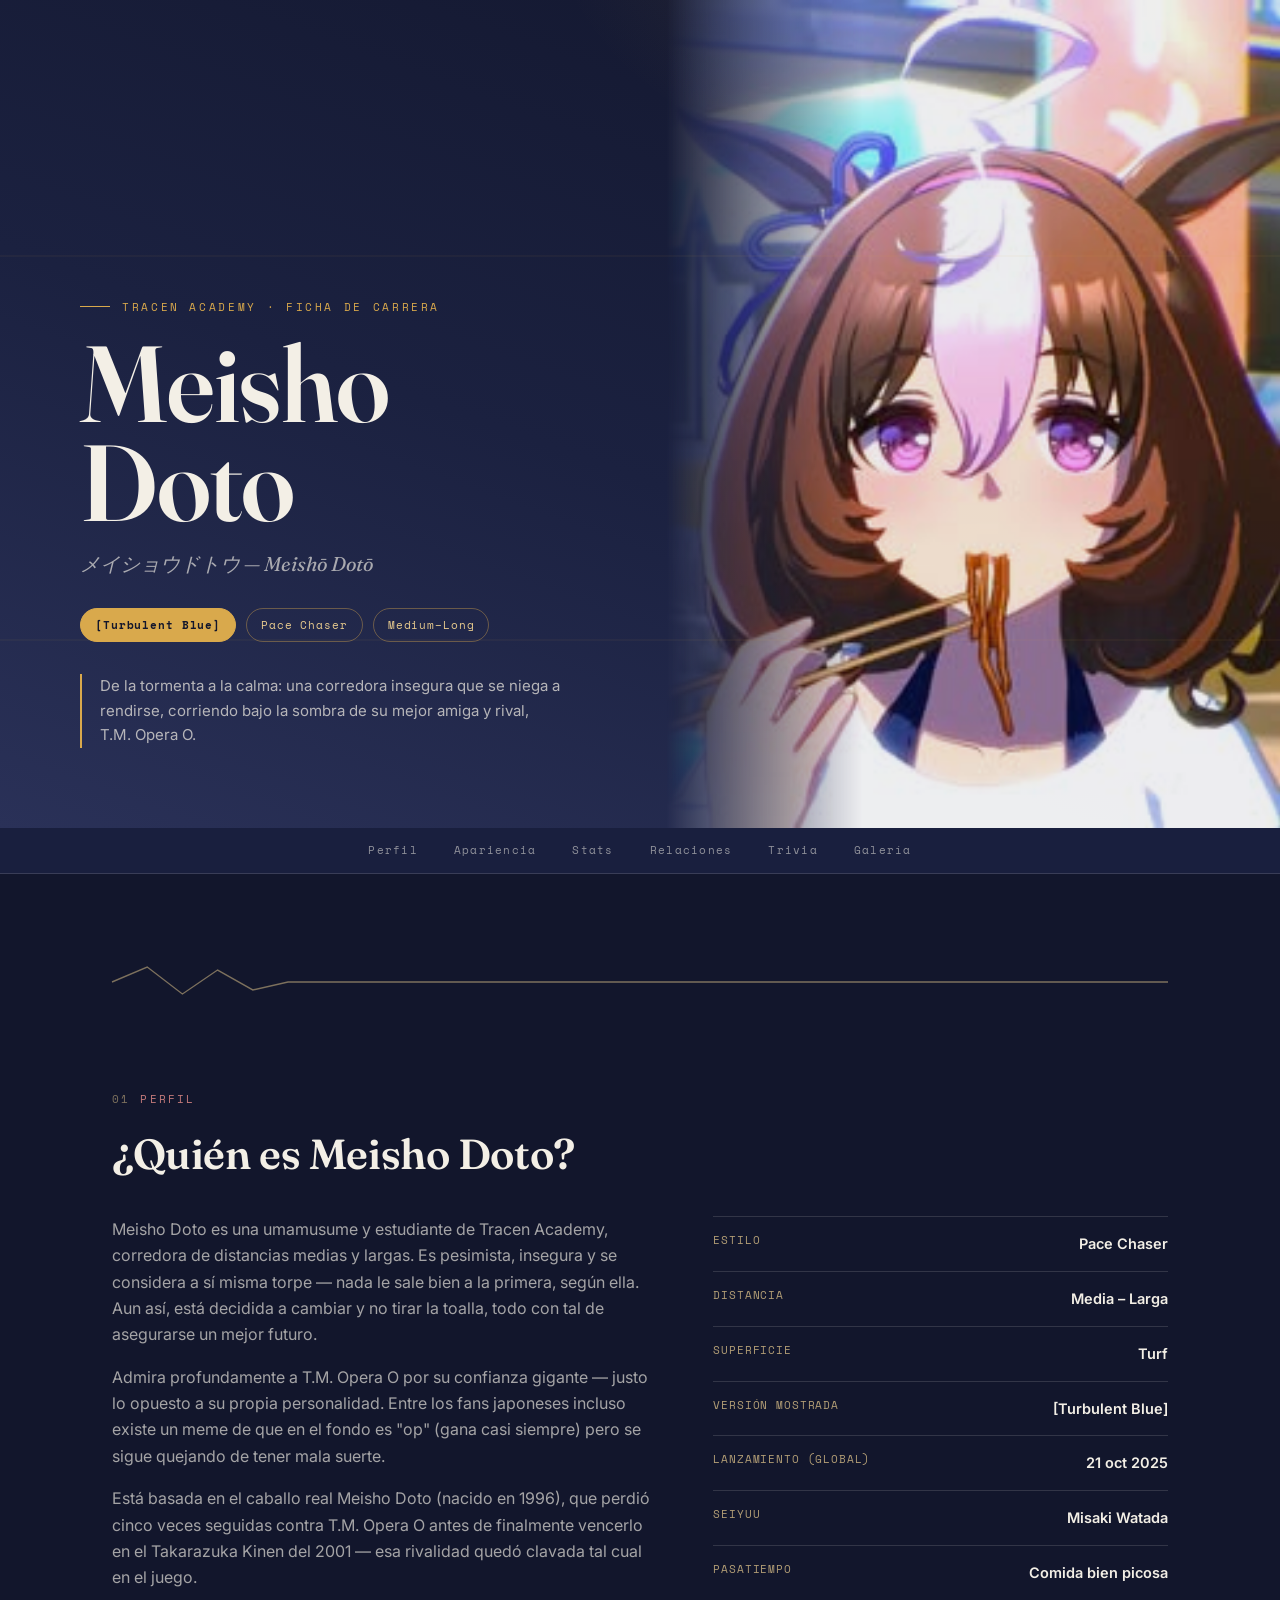
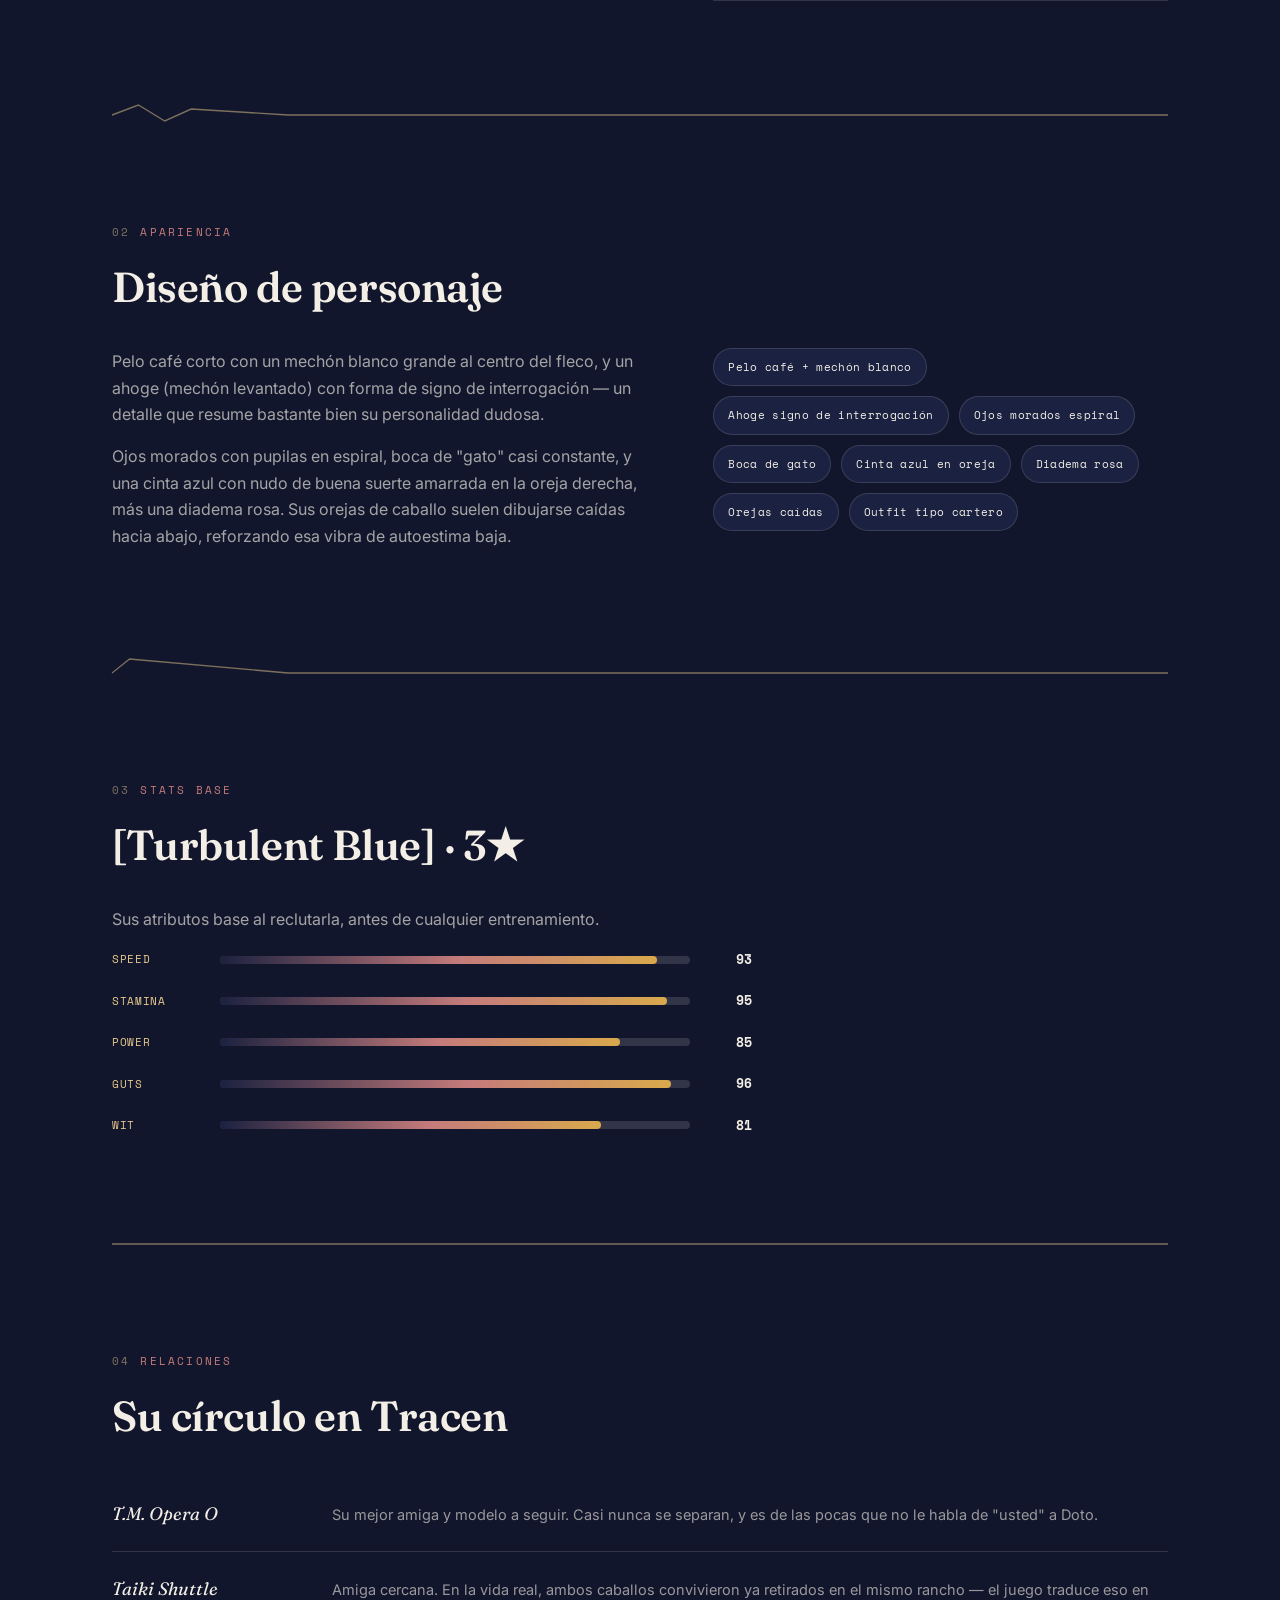
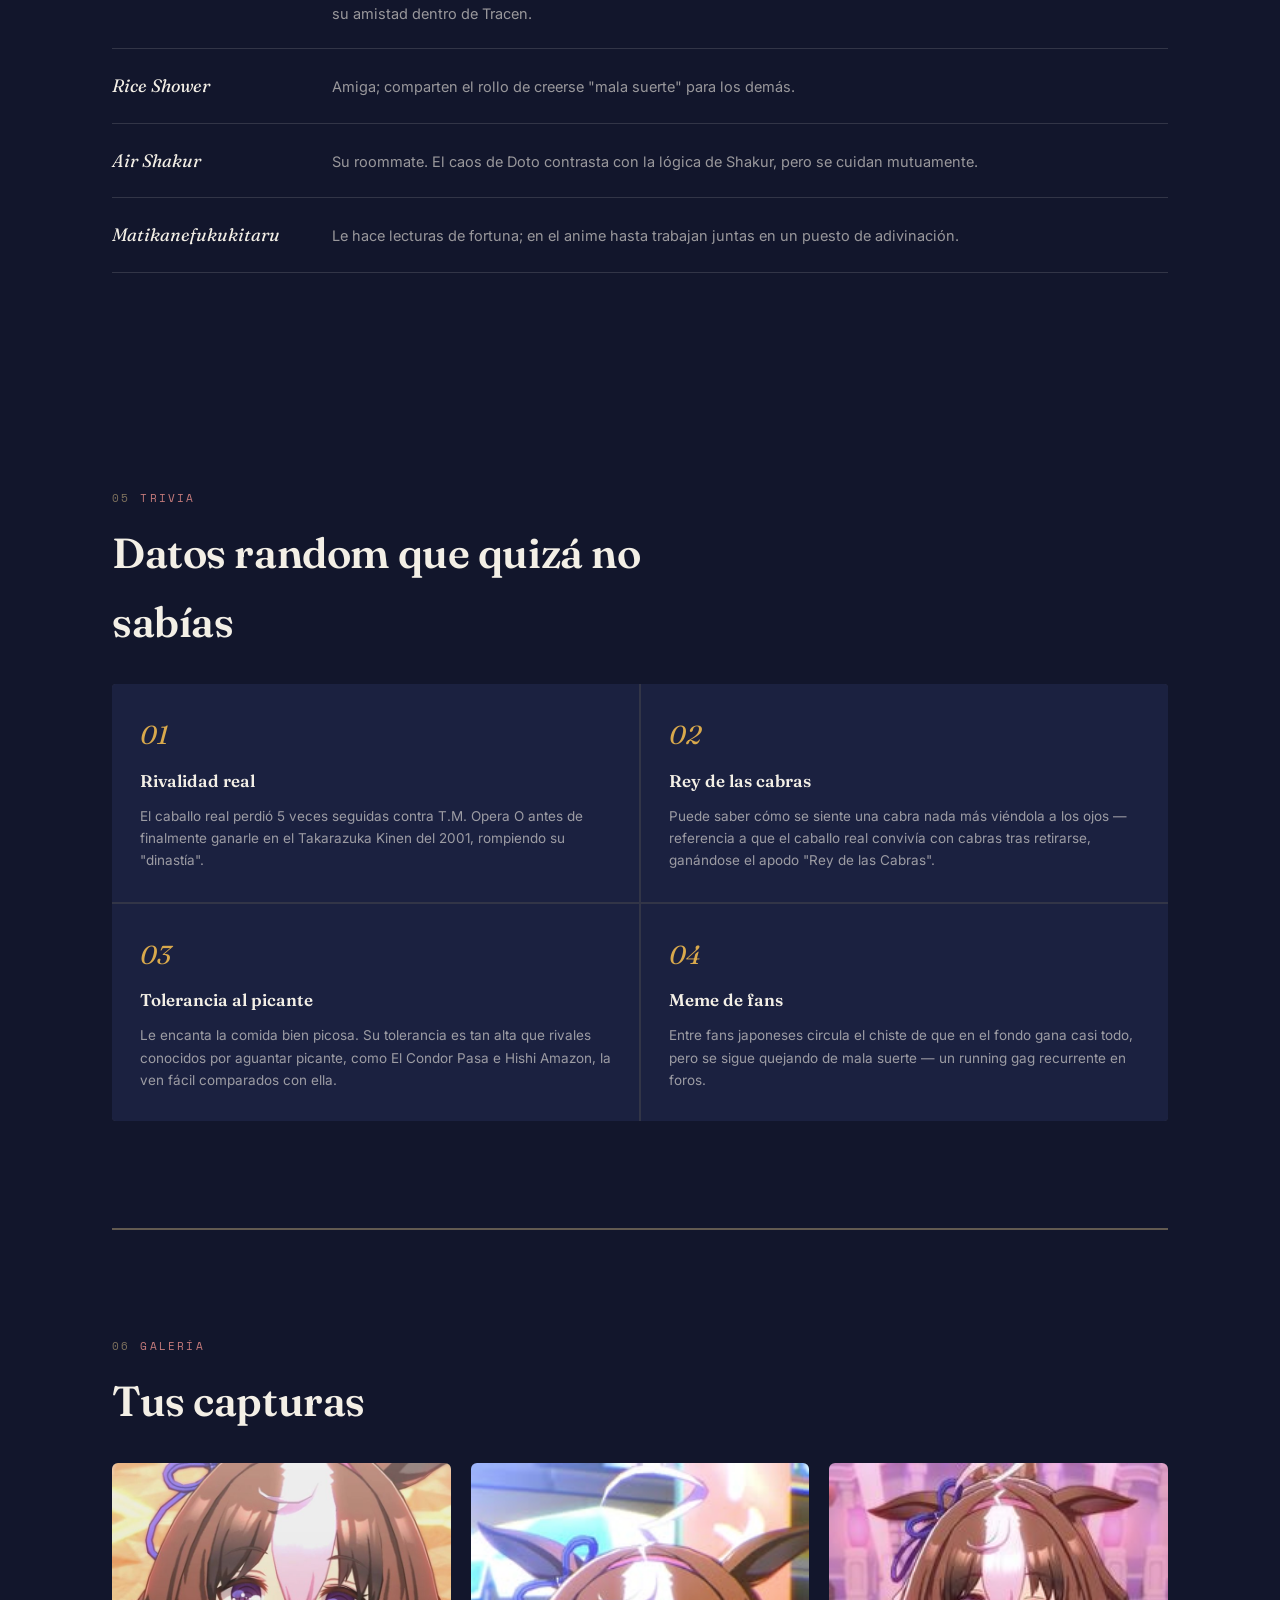
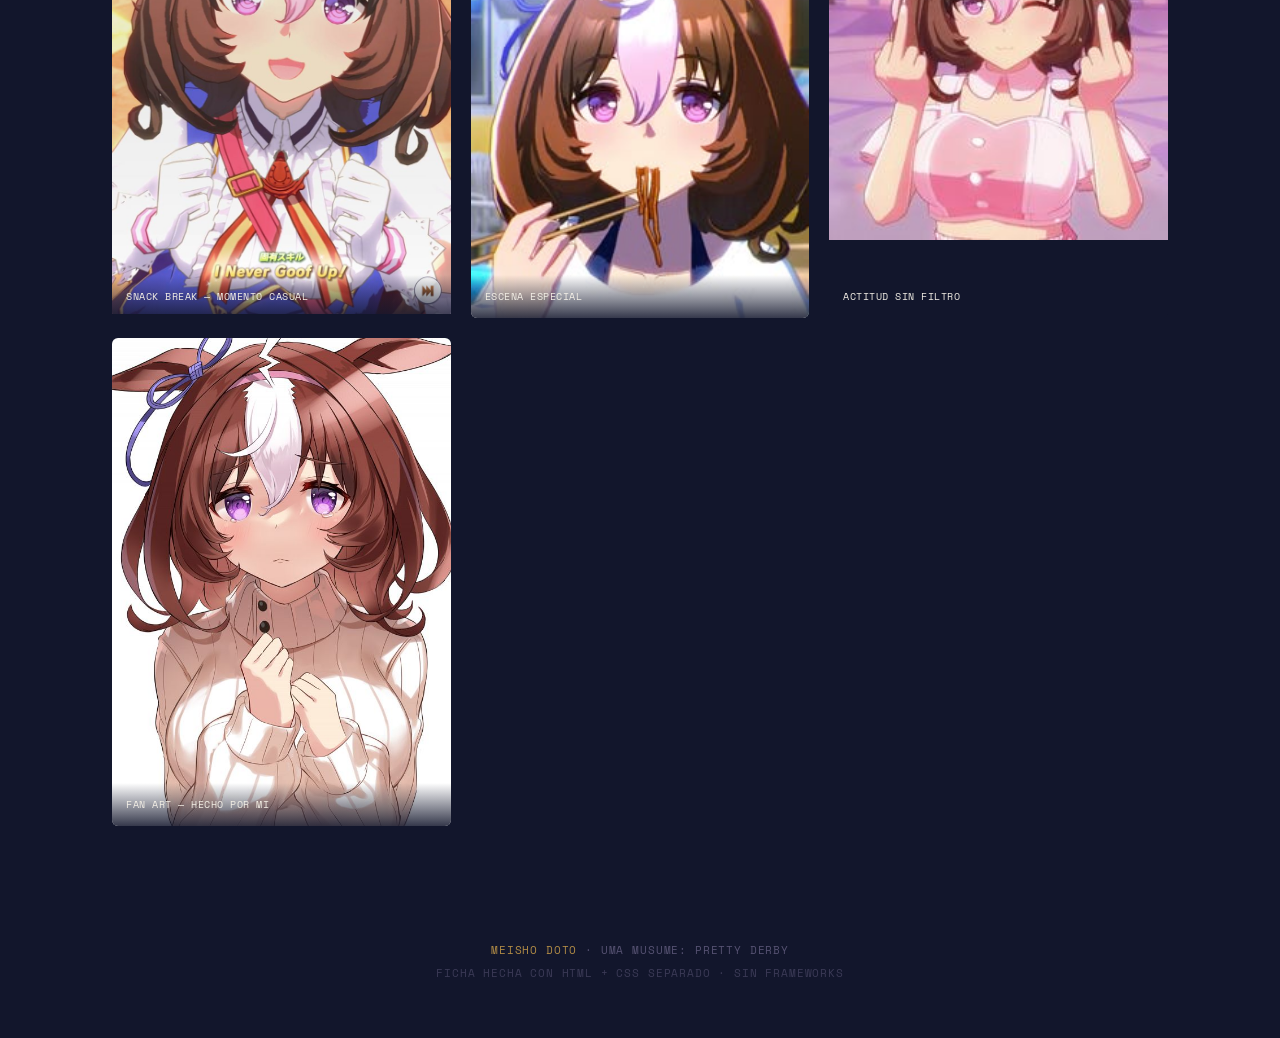
<file: index.html>
<!DOCTYPE html>
<html lang="es">
<head>
<meta charset="UTF-8">
<meta name="viewport" content="width=device-width, initial-scale=1.0">
<title>Meisho Doto — Turbulent Blue</title>
<link rel="stylesheet" href="style.css">
</head>
<body>

<div class="hero">
  <div class="hero-photo" style="background-image:url('[data-uri]');"></div>
  <svg class="hero-storm-marks" viewBox="0 0 100 100" preserveAspectRatio="none">
    <path d="M0,20 L100,20" stroke="#D9A94C" stroke-width="0.05" opacity="0.3"/>
    <path d="M0,50 L100,50" stroke="#D9A94C" stroke-width="0.05" opacity="0.3"/>
    <path d="M0,80 L100,80" stroke="#D9A94C" stroke-width="0.05" opacity="0.3"/>
  </svg>
  <div class="hero-content">
    <div class="hero-eyebrow">Tracen Academy · Ficha de carrera</div>
    <h1>Meisho<br>Doto</h1>
    <div class="jp-name">メイショウドトウ &mdash; Meishō Dotō</div>
    <div class="title-row">
      <span class="title-tag solid">[Turbulent Blue]</span>
      <span class="title-tag">Pace Chaser</span>
      <span class="title-tag">Medium&ndash;Long</span>
    </div>
    <p class="hero-tagline">De la tormenta a la calma: una corredora insegura que se niega a rendirse, corriendo bajo la sombra de su mejor amiga y rival, T.M. Opera O.</p>
  </div>
</div>

<nav class="lane-strip">
  <a href="#perfil">Perfil</a>
  <a href="#apariencia">Apariencia</a>
  <a href="#stats">Stats</a>
  <a href="#relaciones">Relaciones</a>
  <a href="#trivia">Trivia</a>
  <a href="#galeria">Galería</a>
</nav>

<main>

  <section id="perfil">
    <div class="weather-line reveal-draw" aria-hidden="true">
      <svg viewBox="0 0 1200 40" preserveAspectRatio="none">
        <path d="M0,20 L40,5 L80,32 L120,8 L160,28 L200,20 Q 500,20 700,20 Q 900,20 1200,20"/>
      </svg>
    </div>
    <div class="sec-label reveal"><span class="n">01</span> Perfil</div>
    <h2 class="reveal">¿Quién es Meisho Doto?</h2>
    <div class="bio-grid reveal">
      <div>
        <p>Meisho Doto es una umamusume y estudiante de Tracen Academy, corredora de distancias medias y largas. Es pesimista, insegura y se considera a sí misma torpe &mdash; nada le sale bien a la primera, según ella. Aun así, está decidida a cambiar y no tirar la toalla, todo con tal de asegurarse un mejor futuro.</p>
        <p>Admira profundamente a T.M. Opera O por su confianza gigante &mdash; justo lo opuesto a su propia personalidad. Entre los fans japoneses incluso existe un meme de que en el fondo es "op" (gana casi siempre) pero se sigue quejando de tener mala suerte.</p>
        <p>Está basada en el caballo real Meisho Doto (nacido en 1996), que perdió cinco veces seguidas contra T.M. Opera O antes de finalmente vencerlo en el Takarazuka Kinen del 2001 &mdash; esa rivalidad quedó clavada tal cual en el juego.</p>
      </div>
      <div class="stat-list">
        <div class="stat-row"><span class="k">Estilo</span><span class="v">Pace Chaser</span></div>
        <div class="stat-row"><span class="k">Distancia</span><span class="v">Media &ndash; Larga</span></div>
        <div class="stat-row"><span class="k">Superficie</span><span class="v">Turf</span></div>
        <div class="stat-row"><span class="k">Versión mostrada</span><span class="v">[Turbulent Blue]</span></div>
        <div class="stat-row"><span class="k">Lanzamiento (global)</span><span class="v">21 oct 2025</span></div>
        <div class="stat-row"><span class="k">Seiyuu</span><span class="v">Misaki Watada</span></div>
        <div class="stat-row"><span class="k">Pasatiempo</span><span class="v">Comida bien picosa</span></div>
      </div>
    </div>
  </section>

  <section id="apariencia">
    <div class="weather-line reveal-draw" aria-hidden="true">
      <svg viewBox="0 0 1200 40" preserveAspectRatio="none">
        <path d="M0,20 L30,10 L60,26 L90,14 L200,20 Q 500,20 700,20 Q 900,20 1200,20"/>
      </svg>
    </div>
    <div class="sec-label reveal"><span class="n">02</span> Apariencia</div>
    <h2 class="reveal">Diseño de personaje</h2>
    <div class="bio-grid reveal">
      <div>
        <p>Pelo café corto con un mechón blanco grande al centro del fleco, y un ahoge (mechón levantado) con forma de signo de interrogación &mdash; un detalle que resume bastante bien su personalidad dudosa.</p>
        <p>Ojos morados con pupilas en espiral, boca de "gato" casi constante, y una cinta azul con nudo de buena suerte amarrada en la oreja derecha, más una diadema rosa. Sus orejas de caballo suelen dibujarse caídas hacia abajo, reforzando esa vibra de autoestima baja.</p>
      </div>
      <div class="tag-cloud reveal">
        <span>Pelo café + mechón blanco</span>
        <span>Ahoge signo de interrogación</span>
        <span>Ojos morados espiral</span>
        <span>Boca de gato</span>
        <span>Cinta azul en oreja</span>
        <span>Diadema rosa</span>
        <span>Orejas caídas</span>
        <span>Outfit tipo cartero</span>
      </div>
    </div>
  </section>

  <section id="stats">
    <div class="weather-line reveal-draw" aria-hidden="true">
      <svg viewBox="0 0 1200 40" preserveAspectRatio="none">
        <path d="M0,20 L20,6 L200,20 Q 500,20 700,20 Q 900,20 1200,20"/>
      </svg>
    </div>
    <div class="sec-label reveal"><span class="n">03</span> Stats base</div>
    <h2 class="reveal">[Turbulent Blue] &middot; 3&#9733;</h2>
    <p>Sus atributos base al reclutarla, antes de cualquier entrenamiento.</p>
    <div class="stat-bars" id="statBars">
      <div class="bar-row">
        <span class="label">Speed</span>
        <div class="bar-track"><div class="bar-fill" style="--w:93%"></div></div>
        <span class="num">93</span>
      </div>
      <div class="bar-row">
        <span class="label">Stamina</span>
        <div class="bar-track"><div class="bar-fill" style="--w:95%"></div></div>
        <span class="num">95</span>
      </div>
      <div class="bar-row">
        <span class="label">Power</span>
        <div class="bar-track"><div class="bar-fill" style="--w:85%"></div></div>
        <span class="num">85</span>
      </div>
      <div class="bar-row">
        <span class="label">Guts</span>
        <div class="bar-track"><div class="bar-fill" style="--w:96%"></div></div>
        <span class="num">96</span>
      </div>
      <div class="bar-row">
        <span class="label">Wit</span>
        <div class="bar-track"><div class="bar-fill" style="--w:81%"></div></div>
        <span class="num">81</span>
      </div>
    </div>
  </section>

  <section id="relaciones">
    <div class="weather-line reveal-draw" aria-hidden="true">
      <svg viewBox="0 0 1200 40" preserveAspectRatio="none">
        <path d="M0,20 L200,20 Q 500,20 700,20 Q 900,20 1200,20"/>
      </svg>
    </div>
    <div class="sec-label reveal"><span class="n">04</span> Relaciones</div>
    <h2 class="reveal">Su círculo en Tracen</h2>
    <div class="relation-list reveal">
      <div class="relation-row">
        <div class="who">T.M. Opera O</div>
        <div class="what">Su mejor amiga y modelo a seguir. Casi nunca se separan, y es de las pocas que no le habla de "usted" a Doto.</div>
      </div>
      <div class="relation-row">
        <div class="who">Taiki Shuttle</div>
        <div class="what">Amiga cercana. En la vida real, ambos caballos convivieron ya retirados en el mismo rancho &mdash; el juego traduce eso en su amistad dentro de Tracen.</div>
      </div>
      <div class="relation-row">
        <div class="who">Rice Shower</div>
        <div class="what">Amiga; comparten el rollo de creerse "mala suerte" para los demás.</div>
      </div>
      <div class="relation-row">
        <div class="who">Air Shakur</div>
        <div class="what">Su roommate. El caos de Doto contrasta con la lógica de Shakur, pero se cuidan mutuamente.</div>
      </div>
      <div class="relation-row">
        <div class="who">Matikanefukukitaru</div>
        <div class="what">Le hace lecturas de fortuna; en el anime hasta trabajan juntas en un puesto de adivinación.</div>
      </div>
    </div>
  </section>

  <section id="trivia">
    <div class="weather-line reveal-draw" aria-hidden="true">
      <svg viewBox="0 0 1200 40" preserveAspectRatio="none">
        <path d="M0,20 L200,20 Q 500,20 700,20 Q 900,20 1200,20"/>
      </svg>
    </div>
    <div class="sec-label reveal"><span class="n">05</span> Trivia</div>
    <h2 class="reveal">Datos random que quizá no sabías</h2>
    <div class="trivia-grid">
      <div class="trivia-item reveal">
        <span class="num">01</span>
        <h3>Rivalidad real</h3>
        <p>El caballo real perdió 5 veces seguidas contra T.M. Opera O antes de finalmente ganarle en el Takarazuka Kinen del 2001, rompiendo su "dinastía".</p>
      </div>
      <div class="trivia-item reveal">
        <span class="num">02</span>
        <h3>Rey de las cabras</h3>
        <p>Puede saber cómo se siente una cabra nada más viéndola a los ojos &mdash; referencia a que el caballo real convivía con cabras tras retirarse, ganándose el apodo "Rey de las Cabras".</p>
      </div>
      <div class="trivia-item reveal">
        <span class="num">03</span>
        <h3>Tolerancia al picante</h3>
        <p>Le encanta la comida bien picosa. Su tolerancia es tan alta que rivales conocidos por aguantar picante, como El Condor Pasa e Hishi Amazon, la ven fácil comparados con ella.</p>
      </div>
      <div class="trivia-item reveal">
        <span class="num">04</span>
        <h3>Meme de fans</h3>
        <p>Entre fans japoneses circula el chiste de que en el fondo gana casi todo, pero se sigue quejando de mala suerte &mdash; un running gag recurrente en foros.</p>
      </div>
    </div>
  </section>

  <section id="galeria">
    <div class="weather-line reveal-draw" aria-hidden="true">
      <svg viewBox="0 0 1200 40" preserveAspectRatio="none">
        <path d="M0,20 L200,20 Q 500,20 700,20 Q 900,20 1200,20"/>
      </svg>
    </div>
    <div class="sec-label reveal"><span class="n">06</span> Galería</div>
    <h2 class="reveal">Tus capturas</h2>
    <div class="gallery">
      <figure class="reveal">
        <img src="[data-uri]" alt="Comiendo con palillos">
        <figcaption>SNACK BREAK &mdash; MOMENTO CASUAL</figcaption>
      </figure>
      <figure class="reveal">
        <img src="[data-uri]" alt="Momento especial">
        <figcaption>ESCENA ESPECIAL</figcaption>
      </figure>
      <figure class="reveal">
        <img src="[data-uri]" alt="Actitud">
        <figcaption>ACTITUD SIN FILTRO</figcaption>
      </figure>
      <figure class="fanart reveal">
        <img src="[data-uri]" alt="Fan art de Meisho Doto">
        <figcaption>FAN ART &mdash; HECHO POR MI</figcaption>
      </figure>
    </div>
  </section>

</main>

<footer>
  <div><span class="fline">MEISHO DOTO</span> &middot; UMA MUSUME: PRETTY DERBY</div>
  <div style="margin-top:6px; opacity:0.6;">FICHA HECHA CON HTML + CSS SEPARADO &middot; SIN FRAMEWORKS</div>
</footer>

<script>
  // Activa la animación de las barras solo cuando entran en pantalla
  const bars = document.getElementById('statBars');
  if ('IntersectionObserver' in window && bars) {
    const obs = new IntersectionObserver((entries) => {
      entries.forEach(e => {
        if (e.isIntersecting) {
          bars.classList.add('in-view');
          obs.disconnect();
        }
      });
    }, { threshold: 0.3 });
    obs.observe(bars);
  } else if (bars) {
    bars.classList.add('in-view');
  }

  // Revela títulos, bloques de contenido y galería al hacer scroll
  const revealEls = document.querySelectorAll('.reveal, .reveal-draw');
  if ('IntersectionObserver' in window && revealEls.length) {
    const revealObs = new IntersectionObserver((entries) => {
      entries.forEach(e => {
        if (e.isIntersecting) {
          e.target.classList.add('in-view');
          revealObs.unobserve(e.target);
        }
      });
    }, { threshold: 0.2, rootMargin: '0px 0px -40px 0px' });
    revealEls.forEach(el => revealObs.observe(el));
  } else {
    revealEls.forEach(el => el.classList.add('in-view'));
  }

  // Parallax sutil de la foto del hero al hacer scroll
  const heroPhoto = document.querySelector('.hero-photo');
  if (heroPhoto && !window.matchMedia('(prefers-reduced-motion: reduce)').matches) {
    let ticking = false;
    window.addEventListener('scroll', () => {
      if (!ticking) {
        window.requestAnimationFrame(() => {
          const y = window.scrollY;
          heroPhoto.style.transform = `translateY(${Math.min(y * 0.18, 120)}px)`;
          ticking = false;
        });
        ticking = true;
      }
    }, { passive: true });
  }

  // Lightbox: click en una foto de la galería para verla en grande
  const galleryFigures = document.querySelectorAll('.gallery figure');
  if (galleryFigures.length) {
    const lb = document.createElement('div');
    lb.className = 'lightbox';
    lb.innerHTML = '<img alt=""><span class="lb-caption"></span>';
    document.body.appendChild(lb);
    const lbImg = lb.querySelector('img');
    const lbCaption = lb.querySelector('.lb-caption');

    galleryFigures.forEach(fig => {
      fig.addEventListener('click', () => {
        const img = fig.querySelector('img');
        const cap = fig.querySelector('figcaption');
        lbImg.src = img.src;
        lbImg.alt = img.alt;
        lbCaption.textContent = cap ? cap.textContent : '';
        lb.classList.add('open');
      });
    });
    lb.addEventListener('click', () => lb.classList.remove('open'));
    window.addEventListener('keydown', (e) => {
      if (e.key === 'Escape') lb.classList.remove('open');
    });
  }
</script>

</body>
</html>
</file>
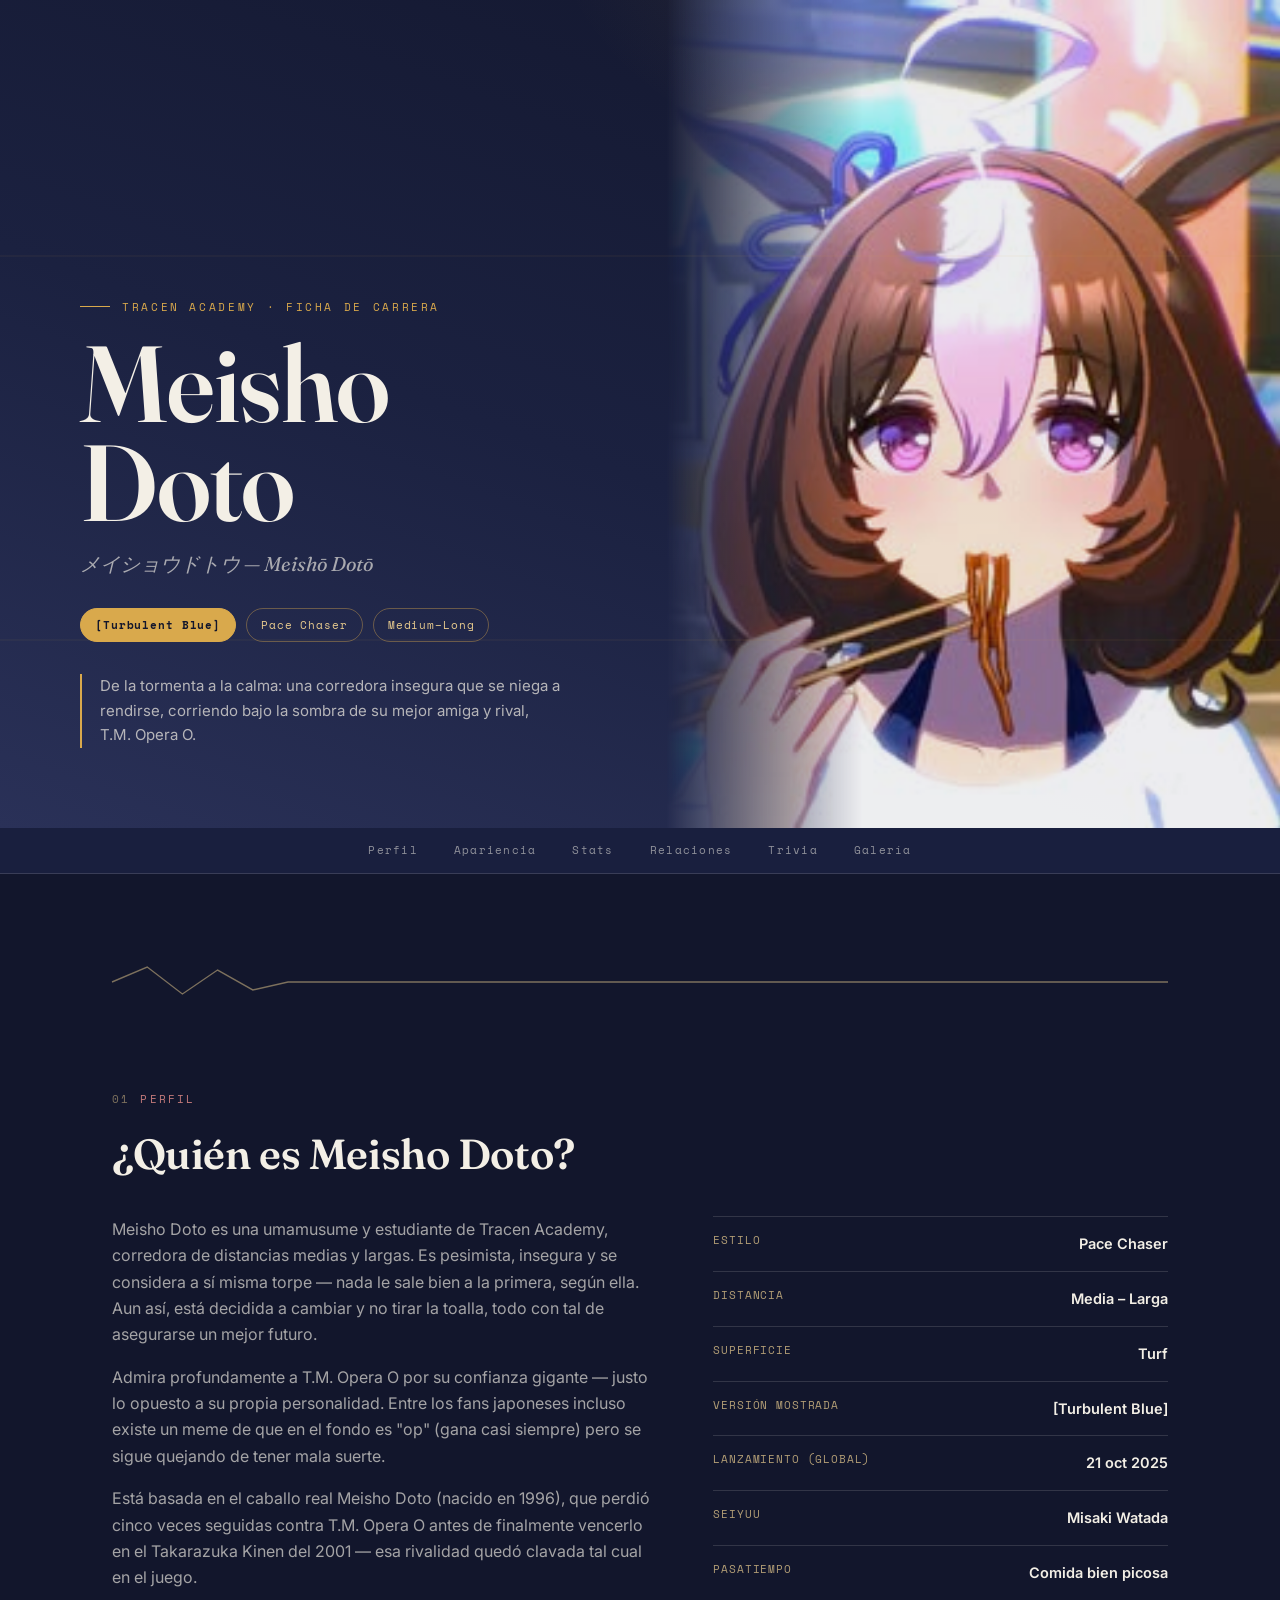
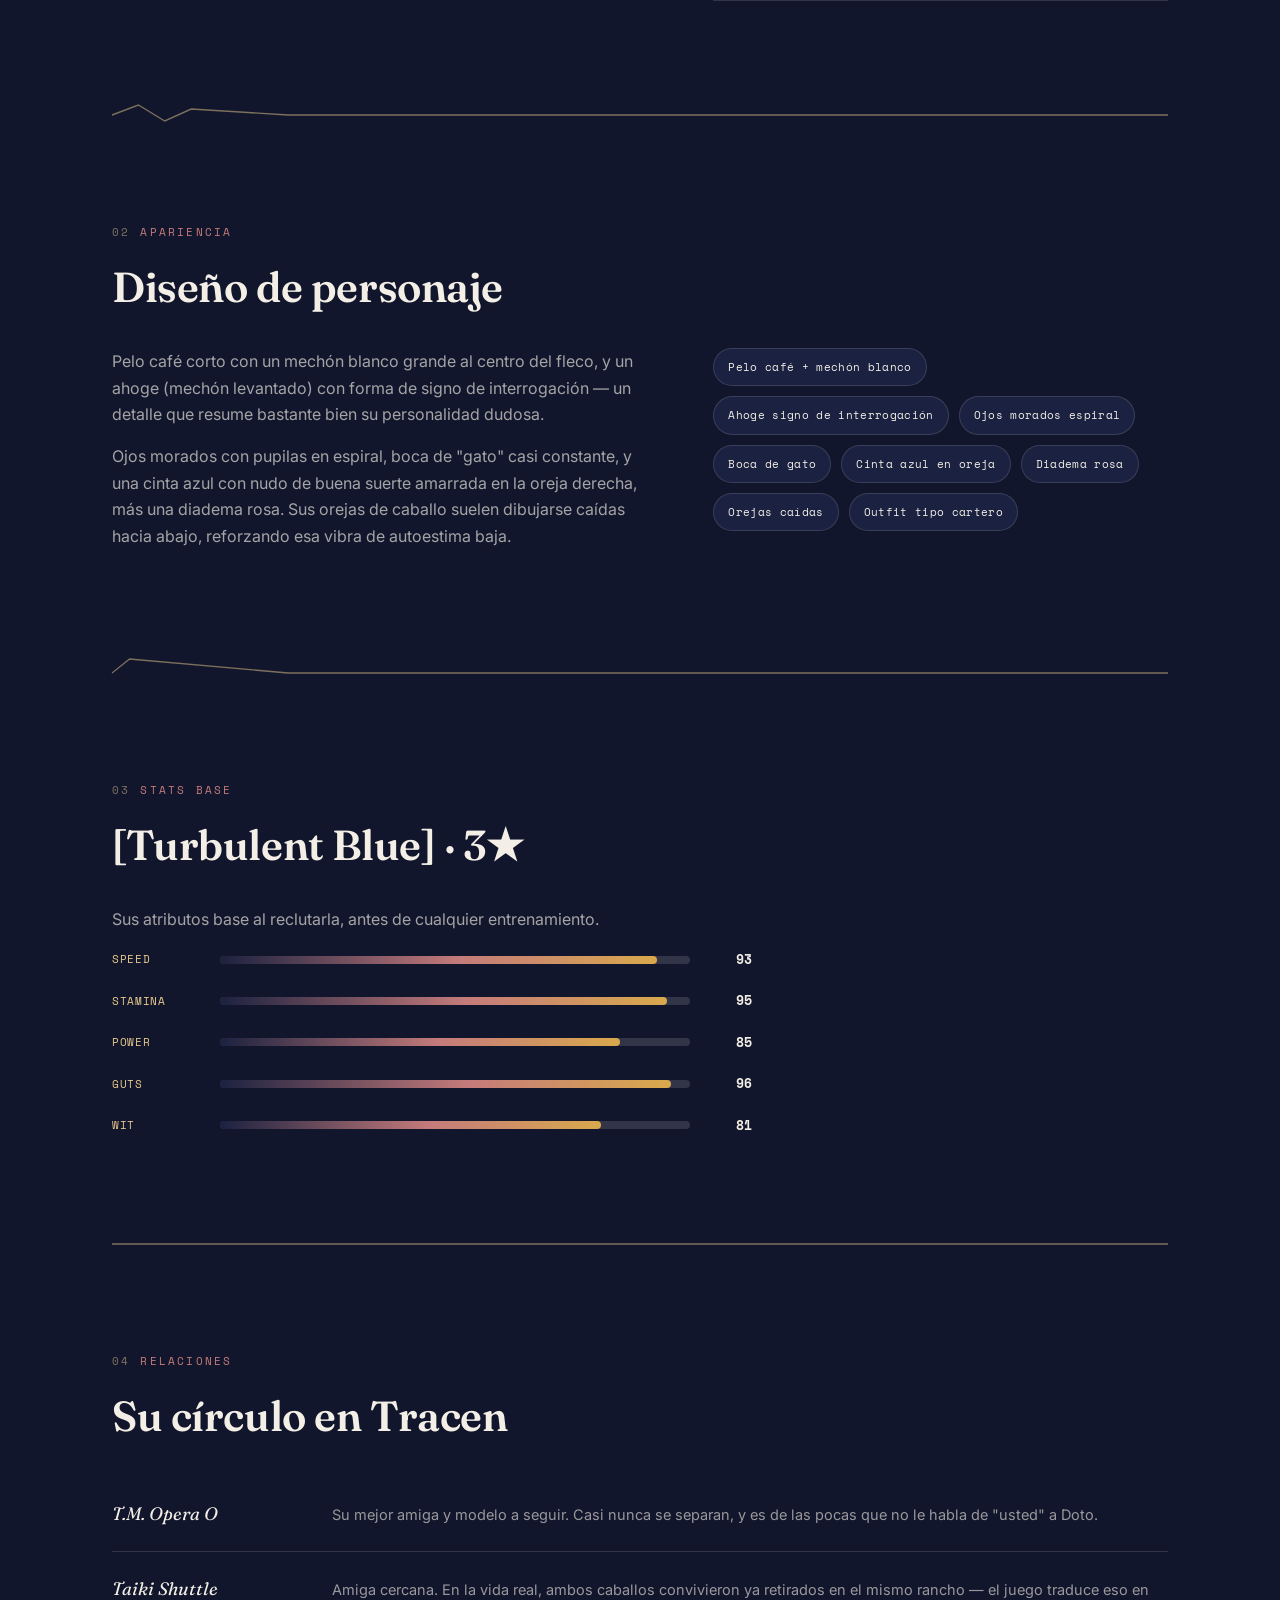
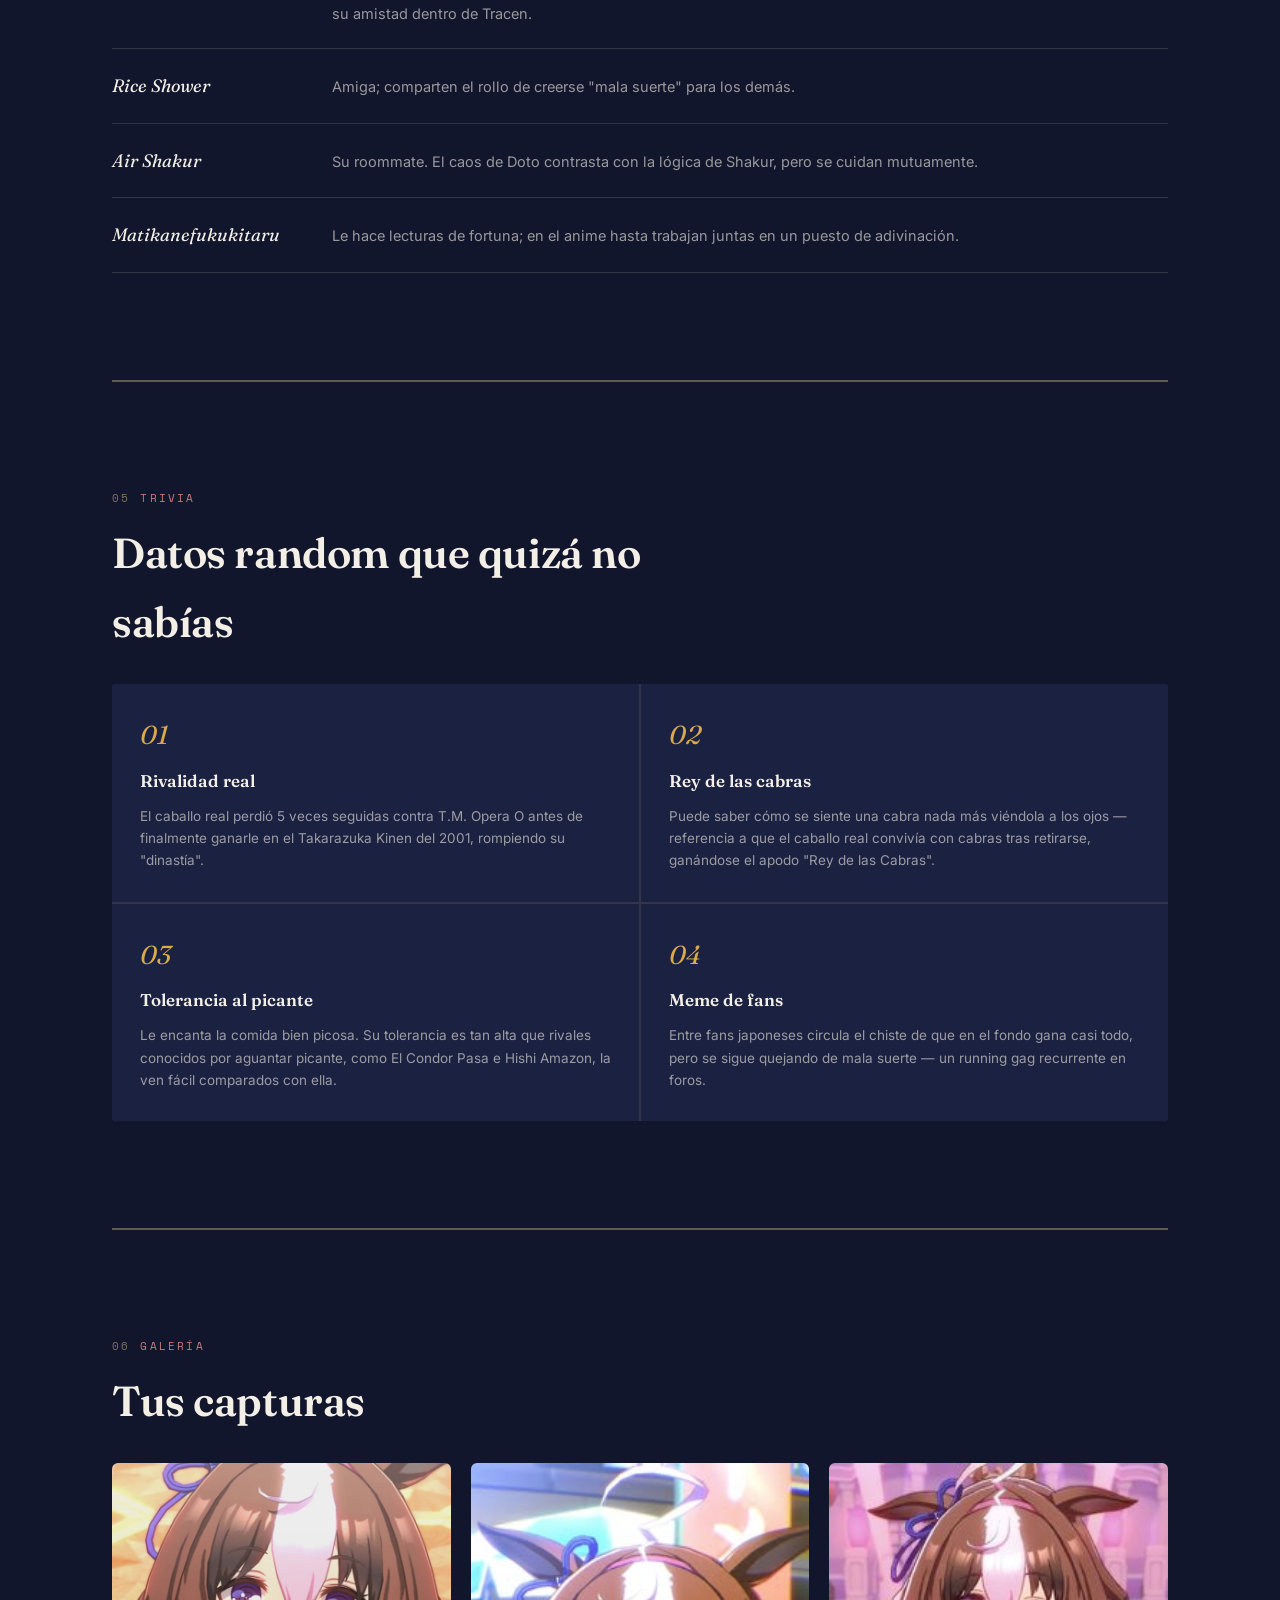
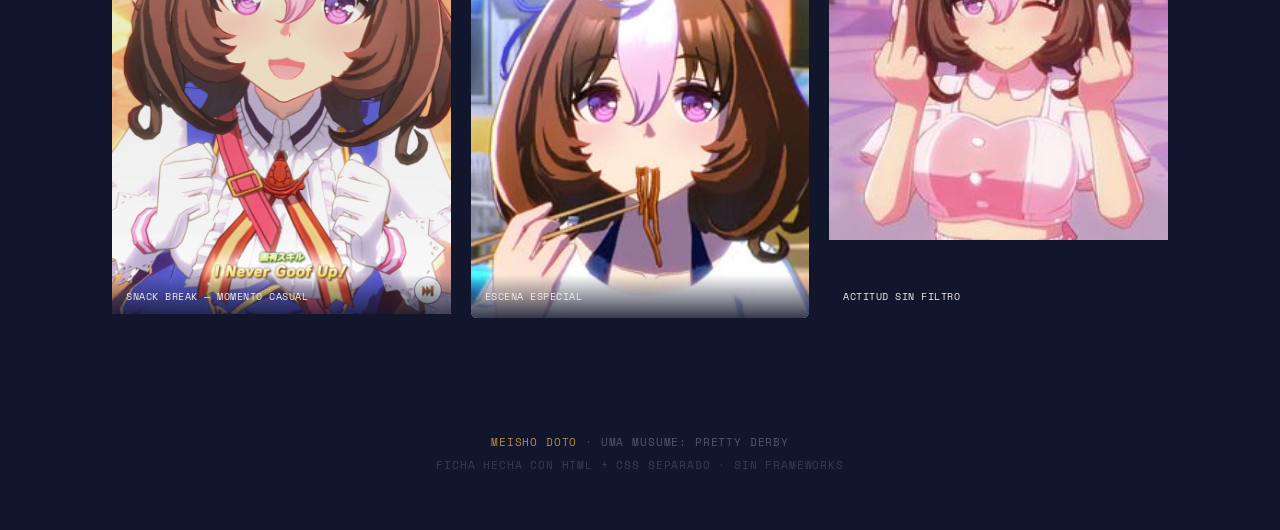
<file: index-47.html>
<!DOCTYPE html>
<html lang="es">
<head>
<meta charset="UTF-8">
<meta name="viewport" content="width=device-width, initial-scale=1.0">
<title>Meisho Doto — Turbulent Blue</title>
<link rel="stylesheet" href="style.css">
</head>
<body>

<div class="hero">
  <div class="hero-photo" style="background-image:url('[data-uri]');"></div>
  <svg class="hero-storm-marks" viewBox="0 0 100 100" preserveAspectRatio="none">
    <path d="M0,20 L100,20" stroke="#D9A94C" stroke-width="0.05" opacity="0.3"/>
    <path d="M0,50 L100,50" stroke="#D9A94C" stroke-width="0.05" opacity="0.3"/>
    <path d="M0,80 L100,80" stroke="#D9A94C" stroke-width="0.05" opacity="0.3"/>
  </svg>
  <div class="hero-content">
    <div class="hero-eyebrow">Tracen Academy · Ficha de carrera</div>
    <h1>Meisho<br>Doto</h1>
    <div class="jp-name">メイショウドトウ &mdash; Meishō Dotō</div>
    <div class="title-row">
      <span class="title-tag solid">[Turbulent Blue]</span>
      <span class="title-tag">Pace Chaser</span>
      <span class="title-tag">Medium&ndash;Long</span>
    </div>
    <p class="hero-tagline">De la tormenta a la calma: una corredora insegura que se niega a rendirse, corriendo bajo la sombra de su mejor amiga y rival, T.M. Opera O.</p>
  </div>
</div>

<nav class="lane-strip">
  <a href="#perfil">Perfil</a>
  <a href="#apariencia">Apariencia</a>
  <a href="#stats">Stats</a>
  <a href="#relaciones">Relaciones</a>
  <a href="#trivia">Trivia</a>
  <a href="#galeria">Galería</a>
</nav>

<main>

  <section id="perfil">
    <div class="weather-line" aria-hidden="true">
      <svg viewBox="0 0 1200 40" preserveAspectRatio="none">
        <path d="M0,20 L40,5 L80,32 L120,8 L160,28 L200,20 Q 500,20 700,20 Q 900,20 1200,20"/>
      </svg>
    </div>
    <div class="sec-label"><span class="n">01</span> Perfil</div>
    <h2>¿Quién es Meisho Doto?</h2>
    <div class="bio-grid">
      <div>
        <p>Meisho Doto es una umamusume y estudiante de Tracen Academy, corredora de distancias medias y largas. Es pesimista, insegura y se considera a sí misma torpe &mdash; nada le sale bien a la primera, según ella. Aun así, está decidida a cambiar y no tirar la toalla, todo con tal de asegurarse un mejor futuro.</p>
        <p>Admira profundamente a T.M. Opera O por su confianza gigante &mdash; justo lo opuesto a su propia personalidad. Entre los fans japoneses incluso existe un meme de que en el fondo es "op" (gana casi siempre) pero se sigue quejando de tener mala suerte.</p>
        <p>Está basada en el caballo real Meisho Doto (nacido en 1996), que perdió cinco veces seguidas contra T.M. Opera O antes de finalmente vencerlo en el Takarazuka Kinen del 2001 &mdash; esa rivalidad quedó clavada tal cual en el juego.</p>
      </div>
      <div class="stat-list">
        <div class="stat-row"><span class="k">Estilo</span><span class="v">Pace Chaser</span></div>
        <div class="stat-row"><span class="k">Distancia</span><span class="v">Media &ndash; Larga</span></div>
        <div class="stat-row"><span class="k">Superficie</span><span class="v">Turf</span></div>
        <div class="stat-row"><span class="k">Versión mostrada</span><span class="v">[Turbulent Blue]</span></div>
        <div class="stat-row"><span class="k">Lanzamiento (global)</span><span class="v">21 oct 2025</span></div>
        <div class="stat-row"><span class="k">Seiyuu</span><span class="v">Misaki Watada</span></div>
        <div class="stat-row"><span class="k">Pasatiempo</span><span class="v">Comida bien picosa</span></div>
      </div>
    </div>
  </section>

  <section id="apariencia">
    <div class="weather-line" aria-hidden="true">
      <svg viewBox="0 0 1200 40" preserveAspectRatio="none">
        <path d="M0,20 L30,10 L60,26 L90,14 L200,20 Q 500,20 700,20 Q 900,20 1200,20"/>
      </svg>
    </div>
    <div class="sec-label"><span class="n">02</span> Apariencia</div>
    <h2>Diseño de personaje</h2>
    <div class="bio-grid">
      <div>
        <p>Pelo café corto con un mechón blanco grande al centro del fleco, y un ahoge (mechón levantado) con forma de signo de interrogación &mdash; un detalle que resume bastante bien su personalidad dudosa.</p>
        <p>Ojos morados con pupilas en espiral, boca de "gato" casi constante, y una cinta azul con nudo de buena suerte amarrada en la oreja derecha, más una diadema rosa. Sus orejas de caballo suelen dibujarse caídas hacia abajo, reforzando esa vibra de autoestima baja.</p>
      </div>
      <div class="tag-cloud">
        <span>Pelo café + mechón blanco</span>
        <span>Ahoge signo de interrogación</span>
        <span>Ojos morados espiral</span>
        <span>Boca de gato</span>
        <span>Cinta azul en oreja</span>
        <span>Diadema rosa</span>
        <span>Orejas caídas</span>
        <span>Outfit tipo cartero</span>
      </div>
    </div>
  </section>

  <section id="stats">
    <div class="weather-line" aria-hidden="true">
      <svg viewBox="0 0 1200 40" preserveAspectRatio="none">
        <path d="M0,20 L20,6 L200,20 Q 500,20 700,20 Q 900,20 1200,20"/>
      </svg>
    </div>
    <div class="sec-label"><span class="n">03</span> Stats base</div>
    <h2>[Turbulent Blue] &middot; 3&#9733;</h2>
    <p>Sus atributos base al reclutarla, antes de cualquier entrenamiento.</p>
    <div class="stat-bars" id="statBars">
      <div class="bar-row">
        <span class="label">Speed</span>
        <div class="bar-track"><div class="bar-fill" style="--w:93%"></div></div>
        <span class="num">93</span>
      </div>
      <div class="bar-row">
        <span class="label">Stamina</span>
        <div class="bar-track"><div class="bar-fill" style="--w:95%"></div></div>
        <span class="num">95</span>
      </div>
      <div class="bar-row">
        <span class="label">Power</span>
        <div class="bar-track"><div class="bar-fill" style="--w:85%"></div></div>
        <span class="num">85</span>
      </div>
      <div class="bar-row">
        <span class="label">Guts</span>
        <div class="bar-track"><div class="bar-fill" style="--w:96%"></div></div>
        <span class="num">96</span>
      </div>
      <div class="bar-row">
        <span class="label">Wit</span>
        <div class="bar-track"><div class="bar-fill" style="--w:81%"></div></div>
        <span class="num">81</span>
      </div>
    </div>
  </section>

  <section id="relaciones">
    <div class="weather-line" aria-hidden="true">
      <svg viewBox="0 0 1200 40" preserveAspectRatio="none">
        <path d="M0,20 L200,20 Q 500,20 700,20 Q 900,20 1200,20"/>
      </svg>
    </div>
    <div class="sec-label"><span class="n">04</span> Relaciones</div>
    <h2>Su círculo en Tracen</h2>
    <div class="relation-list">
      <div class="relation-row">
        <div class="who">T.M. Opera O</div>
        <div class="what">Su mejor amiga y modelo a seguir. Casi nunca se separan, y es de las pocas que no le habla de "usted" a Doto.</div>
      </div>
      <div class="relation-row">
        <div class="who">Taiki Shuttle</div>
        <div class="what">Amiga cercana. En la vida real, ambos caballos convivieron ya retirados en el mismo rancho &mdash; el juego traduce eso en su amistad dentro de Tracen.</div>
      </div>
      <div class="relation-row">
        <div class="who">Rice Shower</div>
        <div class="what">Amiga; comparten el rollo de creerse "mala suerte" para los demás.</div>
      </div>
      <div class="relation-row">
        <div class="who">Air Shakur</div>
        <div class="what">Su roommate. El caos de Doto contrasta con la lógica de Shakur, pero se cuidan mutuamente.</div>
      </div>
      <div class="relation-row">
        <div class="who">Matikanefukukitaru</div>
        <div class="what">Le hace lecturas de fortuna; en el anime hasta trabajan juntas en un puesto de adivinación.</div>
      </div>
    </div>
  </section>

  <section id="trivia">
    <div class="weather-line" aria-hidden="true">
      <svg viewBox="0 0 1200 40" preserveAspectRatio="none">
        <path d="M0,20 L200,20 Q 500,20 700,20 Q 900,20 1200,20"/>
      </svg>
    </div>
    <div class="sec-label"><span class="n">05</span> Trivia</div>
    <h2>Datos random que quizá no sabías</h2>
    <div class="trivia-grid">
      <div class="trivia-item">
        <span class="num">01</span>
        <h3>Rivalidad real</h3>
        <p>El caballo real perdió 5 veces seguidas contra T.M. Opera O antes de finalmente ganarle en el Takarazuka Kinen del 2001, rompiendo su "dinastía".</p>
      </div>
      <div class="trivia-item">
        <span class="num">02</span>
        <h3>Rey de las cabras</h3>
        <p>Puede saber cómo se siente una cabra nada más viéndola a los ojos &mdash; referencia a que el caballo real convivía con cabras tras retirarse, ganándose el apodo "Rey de las Cabras".</p>
      </div>
      <div class="trivia-item">
        <span class="num">03</span>
        <h3>Tolerancia al picante</h3>
        <p>Le encanta la comida bien picosa. Su tolerancia es tan alta que rivales conocidos por aguantar picante, como El Condor Pasa e Hishi Amazon, la ven fácil comparados con ella.</p>
      </div>
      <div class="trivia-item">
        <span class="num">04</span>
        <h3>Meme de fans</h3>
        <p>Entre fans japoneses circula el chiste de que en el fondo gana casi todo, pero se sigue quejando de mala suerte &mdash; un running gag recurrente en foros.</p>
      </div>
    </div>
  </section>

  <section id="galeria">
    <div class="weather-line" aria-hidden="true">
      <svg viewBox="0 0 1200 40" preserveAspectRatio="none">
        <path d="M0,20 L200,20 Q 500,20 700,20 Q 900,20 1200,20"/>
      </svg>
    </div>
    <div class="sec-label"><span class="n">06</span> Galería</div>
    <h2>Tus capturas</h2>
    <div class="gallery">
      <figure>
        <img src="[data-uri]" alt="Comiendo con palillos">
        <figcaption>SNACK BREAK &mdash; MOMENTO CASUAL</figcaption>
      </figure>
      <figure>
        <img src="[data-uri]" alt="Momento especial">
        <figcaption>ESCENA ESPECIAL</figcaption>
      </figure>
      <figure>
        <img src="[data-uri]" alt="Actitud">
        <figcaption>ACTITUD SIN FILTRO</figcaption>
      </figure>
    </div>
  </section>

</main>

<footer>
  <div><span class="fline">MEISHO DOTO</span> &middot; UMA MUSUME: PRETTY DERBY</div>
  <div style="margin-top:6px; opacity:0.6;">FICHA HECHA CON HTML + CSS SEPARADO &middot; SIN FRAMEWORKS</div>
</footer>

<script>
  // Activa la animación de las barras solo cuando entran en pantalla
  const bars = document.getElementById('statBars');
  if ('IntersectionObserver' in window && bars) {
    const obs = new IntersectionObserver((entries) => {
      entries.forEach(e => {
        if (e.isIntersecting) {
          bars.classList.add('in-view');
          obs.disconnect();
        }
      });
    }, { threshold: 0.3 });
    obs.observe(bars);
  } else if (bars) {
    bars.classList.add('in-view');
  }
</script>

</body>
</html>
</file>
<file: style.css>
/* ============================================
   MEISHO DOTO — "TURBULENT BLUE"
   Concepto: de la tormenta a la calma.
   Storm indigo → dawn gold, el arco emocional
   del personaje convertido en sistema visual.
   ============================================ */

@import url('https://fonts.googleapis.com/css2?family=Fraunces:ital,opsz,wght@0,9..144,400;0,9..144,600;1,9..144,500&family=Inter:wght@400;500;600&family=Space+Mono:wght@400;700&display=swap');

:root {
  --storm: #1B2140;
  --storm-deep: #12162C;
  --dawn: #D9A94C;
  --dawn-soft: #E8CB8E;
  --cloud: #F3EFE6;
  --ink: #1B1720;
  --slate: #565272;
  --rose: #C57B7B;
  --hair: rgba(243,239,230,0.14);
  --hair-dark: rgba(27,33,64,0.12);
}

* { box-sizing: border-box; margin: 0; padding: 0; }

html { scroll-behavior: smooth; }

body {
  background: var(--storm-deep);
  color: var(--cloud);
  font-family: 'Inter', sans-serif;
  line-height: 1.65;
  overflow-x: hidden;
}

::selection { background: var(--dawn); color: var(--storm-deep); }

/* ============ SIGNATURE: THE WEATHER LINE ============
   A line that starts jagged (turbulent) on the left and
   settles into a calm arc on the right. Used as the page's
   single recurring motif — her whole arc in one stroke. */

.weather-line {
  width: 100%;
  height: 40px;
  margin: 88px 0;
}
.weather-line svg { width: 100%; height: 100%; display: block; overflow: visible; }
.weather-line path {
  fill: none;
  stroke: var(--dawn-soft);
  stroke-width: 1.4;
  opacity: 0.5;
}

/* Draws itself in as it scrolls into view */
.reveal-draw path {
  stroke-dasharray: 1400;
  stroke-dashoffset: 1400;
  transition: stroke-dashoffset 1.4s cubic-bezier(.16,.84,.24,1);
}
.reveal-draw.in-view path { stroke-dashoffset: 0; }

/* Generic fade/slide reveal for section content */
.reveal {
  opacity: 0;
  transform: translateY(28px);
  transition: opacity 0.8s ease, transform 0.8s cubic-bezier(.16,.84,.24,1);
}
.reveal.in-view { opacity: 1; transform: translateY(0); }

/* ============ HERO ============ */

.hero {
  position: relative;
  min-height: 92vh;
  display: flex;
  align-items: flex-end;
  padding: 56px 32px 64px;
  background:
    radial-gradient(ellipse 900px 500px at 85% -10%, rgba(217,169,76,0.18), transparent 60%),
    linear-gradient(200deg, var(--storm-deep) 0%, var(--storm) 55%, #2A3158 100%);
  overflow: hidden;
}

.hero-photo {
  position: absolute;
  top: 0; right: 0;
  width: min(48vw, 620px);
  height: 100%;
  background-size: cover;
  background-position: center 18%;
  -webkit-mask-image: linear-gradient(90deg, transparent 0%, black 32%);
  mask-image: linear-gradient(90deg, transparent 0%, black 32%);
  opacity: 0.92;
}

.hero-storm-marks {
  position: absolute;
  inset: 0;
  pointer-events: none;
  opacity: 0.5;
}

.hero-content {
  position: relative;
  z-index: 3;
  max-width: 1120px;
  margin: 0 auto;
  width: 100%;
  color: var(--cloud);
}

.hero-eyebrow {
  font-family: 'Space Mono', monospace;
  font-size: 11px;
  letter-spacing: 0.24em;
  text-transform: uppercase;
  color: var(--dawn);
  margin-bottom: 18px;
  display: flex;
  align-items: center;
  gap: 12px;
}
.hero-eyebrow::before { content: ''; width: 30px; height: 1px; background: var(--dawn); }

.hero h1 {
  font-family: 'Fraunces', serif;
  font-weight: 600;
  font-size: clamp(52px, 9vw, 108px);
  line-height: 0.92;
  letter-spacing: -0.01em;
}

.hero .jp-name {
  font-family: 'Fraunces', serif;
  font-style: italic;
  font-weight: 400;
  font-size: clamp(16px, 2vw, 20px);
  color: rgba(243,239,230,0.65);
  margin-top: 14px;
}

.hero .title-row {
  display: flex;
  gap: 10px;
  flex-wrap: wrap;
  margin-top: 28px;
}
.hero .title-tag {
  font-family: 'Space Mono', monospace;
  font-size: 11px;
  letter-spacing: 0.08em;
  border: 1px solid rgba(217,169,76,0.4);
  color: var(--dawn-soft);
  padding: 7px 14px;
  border-radius: 100px;
}
.hero .title-tag.solid {
  background: var(--dawn);
  color: var(--storm-deep);
  border-color: var(--dawn);
  font-weight: 700;
}

.hero-tagline {
  max-width: 480px;
  margin-top: 32px;
  font-size: 15px;
  color: rgba(243,239,230,0.7);
  font-weight: 400;
  border-left: 2px solid var(--dawn);
  padding-left: 18px;
}

/* ============ NAV STRIP ============ */

.lane-strip {
  position: sticky;
  top: 0;
  z-index: 20;
  background: rgba(27,33,64,0.92);
  backdrop-filter: blur(10px);
  color: var(--cloud);
  font-family: 'Space Mono', monospace;
  font-size: 10.5px;
  letter-spacing: 0.12em;
  padding: 14px 24px;
  display: flex;
  justify-content: center;
  gap: 36px;
  flex-wrap: wrap;
  border-bottom: 1px solid var(--hair);
}
.lane-strip a {
  color: rgba(243,239,230,0.55);
  text-decoration: none;
  transition: color 0.25s ease;
}
.lane-strip a:hover, .lane-strip a:focus-visible { color: var(--dawn); }

/* ============ MAIN LAYOUT ============ */

main {
  max-width: 1120px;
  margin: 0 auto;
  padding: 0 32px 60px;
}

section { scroll-margin-top: 60px; }

.sec-label {
  font-family: 'Space Mono', monospace;
  font-size: 11px;
  letter-spacing: 0.2em;
  text-transform: uppercase;
  color: var(--rose);
  margin-bottom: 12px;
  display: flex;
  align-items: baseline;
  gap: 10px;
}
.sec-label .n { color: var(--dawn-soft); opacity: 0.5; }

h2 {
  font-family: 'Fraunces', serif;
  font-weight: 600;
  font-size: clamp(28px, 4vw, 42px);
  margin-bottom: 26px;
  letter-spacing: -0.01em;
  max-width: 620px;
  color: var(--cloud);
}

p {
  max-width: 640px;
  font-size: 16px;
  color: rgba(243,239,230,0.65);
  margin-bottom: 16px;
}

/* ============ BIO GRID ============ */

.bio-grid {
  display: grid;
  grid-template-columns: 1.2fr 1fr;
  gap: 56px;
  align-items: start;
}
@media (max-width: 780px) { .bio-grid { grid-template-columns: 1fr; } }

.stat-list { border-top: 1px solid var(--hair); }
.stat-row {
  display: flex;
  justify-content: space-between;
  padding: 15px 0;
  border-bottom: 1px solid var(--hair);
  font-size: 14.5px;
  gap: 12px;
}
.stat-row .k {
  font-family: 'Space Mono', monospace;
  font-size: 10.5px;
  letter-spacing: 0.08em;
  color: var(--dawn-soft);
  text-transform: uppercase;
  white-space: nowrap;
  opacity: 0.75;
}
.stat-row .v { font-weight: 600; text-align: right; color: var(--cloud); }

/* ============ APPEARANCE TAGS ============ */

.tag-cloud { display: flex; flex-wrap: wrap; gap: 10px; }
.tag-cloud span {
  font-family: 'Space Mono', monospace;
  font-size: 11px;
  letter-spacing: 0.03em;
  border: 1px solid var(--hair);
  padding: 9px 14px;
  border-radius: 100px;
  background: var(--storm);
  color: var(--cloud);
  transition: border-color 0.25s ease, transform 0.25s ease;
}
.tag-cloud span:hover { border-color: var(--dawn); transform: translateY(-2px); }

/* ============ STAT BARS ============ */

.stat-bars { display: flex; flex-direction: column; gap: 20px; max-width: 640px; }
.bar-row {
  display: grid;
  grid-template-columns: 92px 1fr 46px;
  align-items: center;
  gap: 16px;
}
.bar-row .label {
  font-family: 'Space Mono', monospace;
  font-size: 11px;
  letter-spacing: 0.06em;
  text-transform: uppercase;
  color: var(--dawn-soft);
}
.bar-track {
  height: 8px;
  background: var(--hair);
  border-radius: 100px;
  overflow: hidden;
}
.bar-fill {
  height: 100%;
  border-radius: 100px;
  background: linear-gradient(90deg, var(--storm), var(--rose) 55%, var(--dawn));
  width: 0%;
  animation: fillbar 1.6s cubic-bezier(.16,.84,.24,1) forwards;
  animation-play-state: paused;
}
.stat-bars.in-view .bar-fill { animation-play-state: running; }
@keyframes fillbar { to { width: var(--w); } }
.bar-row .num {
  font-family: 'Space Mono', monospace;
  font-size: 13px;
  text-align: right;
  font-weight: 700;
  color: var(--cloud);
}

/* ============ RELATIONS ============ */

.relation-list { display: flex; flex-direction: column; }
.relation-row {
  padding: 22px 0;
  display: grid;
  grid-template-columns: 200px 1fr;
  gap: 20px;
  align-items: baseline;
  border-bottom: 1px solid var(--hair);
}
@media (max-width: 640px) { .relation-row { grid-template-columns: 1fr; gap: 6px; } }
.relation-row .who {
  font-family: 'Fraunces', serif;
  font-style: italic;
  font-size: 18px;
  color: var(--cloud);
}
.relation-row .what { font-size: 14.5px; color: rgba(243,239,230,0.6); }

/* ============ TRIVIA ============ */

.trivia-grid {
  display: grid;
  grid-template-columns: repeat(2, 1fr);
  gap: 2px;
  background: var(--hair);
  border-radius: 4px;
  overflow: hidden;
}
@media (max-width: 640px) { .trivia-grid { grid-template-columns: 1fr; } }
.trivia-item {
  background: var(--storm);
  padding: 30px 28px;
  transition: background 0.3s ease;
}
.trivia-item:hover { background: #232a52; }
.trivia-item .num {
  font-family: 'Fraunces', serif;
  font-style: italic;
  font-size: 26px;
  color: var(--dawn);
  margin-bottom: 10px;
  display: block;
}
.trivia-item h3 {
  font-family: 'Fraunces', serif;
  font-weight: 600;
  font-size: 17px;
  margin-bottom: 10px;
  color: var(--cloud);
}
.trivia-item p { font-size: 13.5px; margin-bottom: 0; max-width: none; color: rgba(243,239,230,0.6); }

/* ============ GALLERY ============ */

.gallery { display: grid; grid-template-columns: repeat(3, 1fr); gap: 20px; }
.gallery figure:nth-child(2) { transition-delay: 0.1s; }
.gallery figure:nth-child(3) { transition-delay: 0.2s; }
.gallery figure:nth-child(4) { transition-delay: 0.3s; }
.trivia-item:nth-child(2) { transition-delay: 0.08s; }
.trivia-item:nth-child(3) { transition-delay: 0.16s; }
.trivia-item:nth-child(4) { transition-delay: 0.24s; }
@media (max-width: 640px) { .gallery { grid-template-columns: 1fr; max-width: 340px; margin: 0 auto; } }
.gallery figure {
  background: var(--storm-deep);
  overflow: hidden;
  border-radius: 6px;
  position: relative;
}
.gallery img {
  width: 100%;
  display: block;
  transition: transform 0.6s cubic-bezier(.16,.84,.24,1), filter 0.6s ease;
  filter: saturate(0.94);
}
.gallery figure:hover img { transform: scale(1.07); filter: saturate(1.05); }
.gallery figure { cursor: pointer; }
.gallery figcaption {
  position: absolute;
  bottom: 0; left: 0; right: 0;
  font-family: 'Space Mono', monospace;
  font-size: 10px;
  padding: 14px 14px 12px;
  letter-spacing: 0.05em;
  color: var(--cloud);
  background: linear-gradient(0deg, rgba(18,22,44,0.85), transparent);
}

/* ============ LIGHTBOX ============ */

.lightbox {
  position: fixed;
  inset: 0;
  background: rgba(10,12,26,0.92);
  backdrop-filter: blur(6px);
  display: flex;
  flex-direction: column;
  align-items: center;
  justify-content: center;
  gap: 16px;
  padding: 40px 24px;
  opacity: 0;
  pointer-events: none;
  transition: opacity 0.35s ease;
  z-index: 100;
  cursor: zoom-out;
}
.lightbox.open { opacity: 1; pointer-events: auto; }
.lightbox img {
  max-width: min(90vw, 720px);
  max-height: 78vh;
  border-radius: 8px;
  box-shadow: 0 30px 80px rgba(0,0,0,0.5);
  transform: scale(0.94);
  transition: transform 0.35s cubic-bezier(.16,.84,.24,1);
}
.lightbox.open img { transform: scale(1); }
.lb-caption {
  font-family: 'Space Mono', monospace;
  font-size: 11px;
  letter-spacing: 0.08em;
  color: var(--dawn-soft);
}

/* ============ FOOTER ============ */

footer {
  text-align: center;
  padding: 56px 24px;
  font-family: 'Space Mono', monospace;
  font-size: 10.5px;
  color: var(--slate);
  letter-spacing: 0.08em;
  background: var(--storm-deep);
}
footer .fline { color: var(--dawn); opacity: 0.8; }

a { color: inherit; }

@media (prefers-reduced-motion: reduce) {
  html { scroll-behavior: auto; }
  .bar-fill { animation: none; width: var(--w); }
  .gallery img { transition: none; }
  .tag-cloud span { transition: none; }
  .reveal, .reveal-draw path { transition: none; opacity: 1; transform: none; stroke-dashoffset: 0; }
  .lightbox, .lightbox img { transition: none; }
}
</file>
